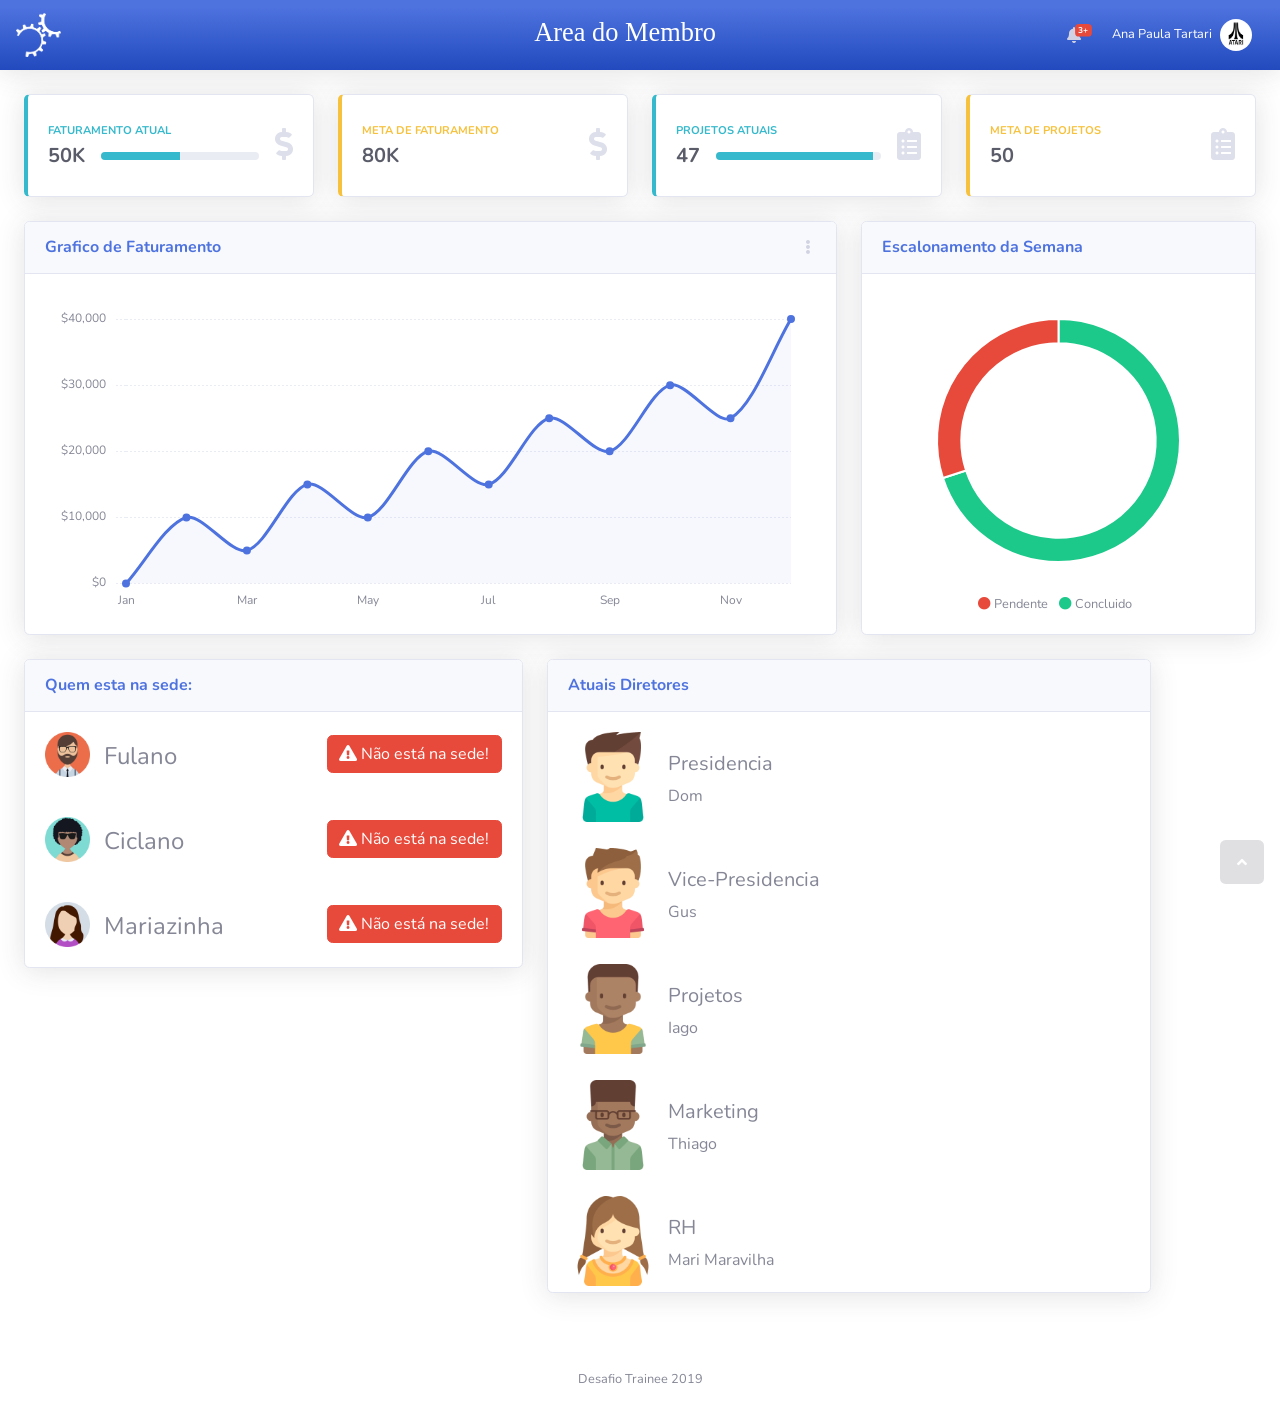
<file: startbootstrap-sb-admin-2-gh-pages/index.html>
<!DOCTYPE html>
<html lang="pt-br">

<head>

  <meta http-equiv="X-UA-Compatible" content="IE=edge">
  <meta name="viewport" content="width=device-width, initial-scale=1, shrink-to-fit=no">
  <meta name="description" content="">
  <meta name="author" content="">

  <title>Principal</title>

  <!-- Custom fonts for this template-->
  <link href="vendor/fontawesome-free/css/all.min.css" rel="stylesheet" type="text/css">
  <link href="https://fonts.googleapis.com/css?family=Nunito:200,200i,300,300i,400,400i,600,600i,700,700i,800,800i,900,900i" rel="stylesheet">

  <!-- Custom styles for this template-->
  <link href="css/sb-admin-2.min.css" rel="stylesheet">

</head>

<style type="text/css">

.container-logo{
  width: 45px;
}
.nome{
  position: relative;
  margin-left: 10px;
  font-size: 1.5em;
  top: 5px;
}
.fa-exclamation-triangle{
  position: relative;
  margin-left: -1px;
}
.btn-danger{
  float: right;
  position: relative;
  margin-top: 3px;
}
.escrita{
  position: relative;
  margin-left: 100px;
  margin-top: -70px;
}
.logomarca{
  width: 45px;
}

</style>

<body id="page-top">

    <!-- Content Wrapper -->
    <div id="content-wrapper" class="d-flex flex-column">

      <!-- Main Content -->
      <div id="content">

        <!-- Topbar -->
        <nav class="navbar navbar-expand navbar-light bg-gradient-primary topbar mb-4 static-top shadow navbar-inverse">
          <a class="container-logo container-fluid" href="index.html"><img src="img/engbranco.png" class="logomarca"></a>
<div class="container-fluid col-xl-7 col-md-5 mb-1 container-logo container-fluid">
  <font face="Verdana" align=”Justify” style="color: white; font-size: 1.65em; margin-left: 65%;"> Area do Membro </font>
</div>
          <!-- Topbar Navbar -->
          <div class="container-fluid">
          <ul class="navbar-nav ml-auto">

            <!-- Nav Item - Alerts -->
            <li class="nav-item dropdown no-arrow mx-1">
              <a class="nav-link dropdown-toggle" href="#" id="alertsDropdown" role="button" data-toggle="dropdown" aria-haspopup="true" aria-expanded="false">
                <i class="fas fa-bell fa-fw"></i>
                <!-- Counter - Alerts -->
                <span class="badge badge-danger badge-counter">3+</span>
              </a>
              <!-- Dropdown - Alerts -->
              <div class="dropdown-list dropdown-menu dropdown-menu-right shadow animated--grow-in" aria-labelledby="alertsDropdown">
                <h6 class="dropdown-header">
                  Notificação
                </h6>
                <a class="dropdown-item d-flex align-items-center" href="#">
                  <div class="mr-3">
                    <div class="icon-circle bg-primary">
                      <i class="fas fa-file-alt text-white"></i>
                    </div>
                  </div>
                  <div>
                    <div class="small text-gray-500">12 de Dezembro, 2019</div>
                    <span class="font-weight-bold">Atingimos 104% da nossa meta de projetos</span>
                  </div>
                </a>
                <a class="dropdown-item d-flex align-items-center" href="#">
                  <div class="mr-3">
                    <div class="icon-circle bg-success">
                      <i class="fas fa-donate text-white"></i>
                    </div>
                  </div>
                  <div>
                    <div class="small text-gray-500">7 de Dezenbro, 2019</div>
                    90% da meta de faturamento foi batida
                  </div>
                </a>
                <a class="dropdown-item d-flex align-items-center" href="#">
                  <div class="mr-3">
                    <div class="icon-circle bg-warning">
                      <i class="fas fa-exclamation-triangle text-white"></i>
                    </div>
                  </div>
                  <div>
                    <div class="small text-gray-500">2 de Dezembro, 2019</div>
                    Você possui 2 ardiventencias ;-;
                  </div>
                </a>
              </div>
            </li>

            <!-- Nav Item - User Information -->
            <li class="nav-item dropdown no-arrow">
              <a class="nav-link dropdown-toggle" href="#" id="userDropdown" role="button" data-toggle="dropdown" aria-haspopup="true" aria-expanded="false">
                <span class="mr-2 d-none d-lg-inline text-white small">Ana Paula Tartari</span>
                <img class="img-profile rounded-circle" src="img/atari.png" width="40px">
              </a>
              <!-- Dropdown - User Information -->
              <div class="dropdown-menu dropdown-menu-right shadow animated--grow-in" aria-labelledby="userDropdown">
                <a class="dropdown-item" href="perfil.html">
                  <i class="fas fa-user fa-sm fa-fw mr-2 text-gray-400"></i>
                  Perfil
                </a>
                <a class="dropdown-item" href="tables.html">
                  <i class="fas fa-list fa-sm fa-fw mr-2 text-gray-400"></i>
                  RH
                </a>
                <a class="dropdown-item" href="mudar.html">
                  <i class="fas fa-cogs fa-sm fa-fw mr-2 text-gray-400"></i>
                  Mudar senha
                </a>
                <div class="dropdown-divider"></div>
                <a class="dropdown-item" href="#" data-toggle="modal" data-target="#logoutModal">
                  <i class="fas fa-sign-out-alt fa-sm fa-fw mr-2 text-gray-400"></i>
                  Sair
                </a>
              </div>
            </li>

          </ul>

        </nav>
        <!-- End of Topbar -->

        <!-- Begin Page Content -->
        <div class="container-fluid">

          <!-- Content Row -->
          <div class="row">

            <!-- Earnings (Monthly) Card Example -->
            <div class="col-xl-3 col-md-6 mb-4">
              <div class="card border-left-info shadow h-100 py-2">
                <div class="card-body">
                  <div class="row no-gutters align-items-center">
                    <div class="col mr-2">
                      <div class="text-xs font-weight-bold text-info text-uppercase mb-1">Faturamento Atual</div>
                      <div class="row no-gutters align-items-center">
                        <div class="col-auto">
                          <div class="h5 mb-0 mr-3 font-weight-bold text-gray-800">50K</div>
                        </div>
                        <div class="col">
                          <div class="progress progress-sm mr-2">
                            <div class="progress-bar bg-info" role="progressbar" style="width: 50%" aria-valuenow="50" aria-valuemin="0" aria-valuemax="100"></div>
                          </div>
                        </div>
                      </div>
                    </div>
                    <div class="col-auto">
                      <i class="fas fa-dollar-sign fa-2x text-gray-300"></i>
                    </div>
                  </div>
                </div>
              </div>
            </div>

            <!-- Earnings (Monthly) Card Example -->
            <div class="col-xl-3 col-md-6 mb-4">
              <div class="card border-left-warning shadow h-100 py-2">
                <div class="card-body">
                  <div class="row no-gutters align-items-center">
                    <div class="col mr-2">
                      <div class="text-xs font-weight-bold text-warning text-uppercase mb-1">Meta de Faturamento</div>
                      <div class="h5 mb-0 font-weight-bold text-gray-800">80K</div>
                    </div>
                    <div class="col-auto">
                      <i class="fas fa-dollar-sign fa-2x text-gray-300"></i>
                    </div>
                  </div>
                </div>
              </div>
            </div>

            <!-- Earnings (Monthly) Card Example -->
            <div class="col-xl-3 col-md-6 mb-4">
              <div class="card border-left-info shadow h-100 py-2">
                <div class="card-body">
                  <div class="row no-gutters align-items-center">
                    <div class="col mr-2">
                      <div class="text-xs font-weight-bold text-info text-uppercase mb-1">Projetos Atuais</div>
                      <div class="row no-gutters align-items-center">
                        <div class="col-auto">
                          <div class="h5 mb-0 mr-3 font-weight-bold text-gray-800">47</div>
                        </div>
                        <div class="col">
                          <div class="progress progress-sm mr-2">
                            <div class="progress-bar bg-info" role="progressbar" style="width: 95%" aria-valuenow="50" aria-valuemin="0" aria-valuemax="100"></div>
                          </div>
                        </div>
                      </div>
                    </div>
                    <div class="col-auto">
                      <i class="fas fa-clipboard-list fa-2x text-gray-300"></i>
                    </div>
                  </div>
                </div>
              </div>
            </div>

            <!-- Pending Requests Card Example -->
            <div class="col-xl-3 col-md-6 mb-4">
              <div class="card border-left-warning shadow h-100 py-2">
                <div class="card-body">
                  <div class="row no-gutters align-items-center">
                    <div class="col mr-2">
                      <div class="text-xs font-weight-bold text-warning text-uppercase mb-1">Meta de Projetos</div>
                      <div class="h5 mb-0 font-weight-bold text-gray-800">50</div>
                    </div>
                    <div class="col-auto">
                      <i class="fas fa-clipboard-list fa-2x text-gray-300"></i>
                    </div>
                  </div>
                </div>
              </div>
            </div>
          </div>

          <!-- Content Row -->

          <div class="row">

            <!-- Area Chart -->
            <div class="col-xl-8 col-lg-7">
              <div class="card shadow mb-4">
                <!-- Card Header - Dropdown -->
                <div class="card-header py-3 d-flex flex-row align-items-center justify-content-between">
                  <h6 class="m-0 font-weight-bold text-primary">Grafico de Faturamento</h6>
                  <div class="dropdown no-arrow">
                    <a class="dropdown-toggle" href="#" role="button" id="dropdownMenuLink" data-toggle="dropdown" aria-haspopup="true" aria-expanded="false">
                      <i class="fas fa-ellipsis-v fa-sm fa-fw text-gray-400"></i>
                    </a>
                    <div class="dropdown-menu dropdown-menu-right shadow animated--fade-in" aria-labelledby="dropdownMenuLink">
                      <div class="dropdown-header">Período:</div>
                      <a class="dropdown-item" href="#">Anual</a>
                      <a class="dropdown-item" href="#">Trimestral</a>
                      <a class="dropdown-item" href="#">Mensal</a>
                    </div>
                  </div>
                </div>
                <!-- Card Body -->
                <div class="card-body">
                  <div class="chart-area">
                    <canvas id="myAreaChart"></canvas>
                  </div>
                </div>
              </div>
            </div>

            <!-- Pie Chart -->
            <div class="col-xl-4 col-lg-5">
              <div class="card shadow mb-4">
                <!-- Card Header - Dropdown -->
                <div class="card-header py-3   d-flex flex-row align-items-center justify-content-between">
                  <h6 class="m-0 font-weight-bold text-primary">Escalonamento da Semana</h6>
                </div>
                <!-- Card Body -->
                <div class="card-body">
                  <div class="chart-pie pt-4 pb-2">
                    <canvas id="myPieChart"></canvas>
                  </div>
                  <div class="mt-4 text-center small">
                    <span class="mr-2">
                      <i class="fas fa-circle text-danger"></i> Pendente
                    </span>
                    <span class="mr-2">
                      <i class="fas fa-circle text-success"></i> Concluido
                    </span>
                  </div>
                </div>
              </div>
            </div>
          </div>

          <!-- Content Row -->
          <div class="row">

<!-- <a class="dropdown-item" href="#" data-toggle="modal" data-target="#logoutModal">
                  <i class="fas fa-sign-out-alt fa-sm fa-fw mr-2 text-gray-400"></i>
                  Sair
                </a> -->

            <!-- Content Column -->
            <div class="col-lg-5">
              <div class="card shadow mb-4">
                <div class="card-header py-3">
                  <h6 class="m-0 font-weight-bold text-primary">Quem esta na sede:</h6>
                </div>
                <div class="card-body">
                  <img src="img/Avatar1.png" width="45px">
                    <span class="nome">Fulano</span>
                  <a data-toggle="modal" data-target="#Denuncia" href="#" class="d-none d-sm-inline-block btn btn-danger ">
                    <span class="icon text-white">
                      <i class="fas fa-exclamation-triangle"></i>
                      Não está na sede!
                    </span>
                  </a>
                  <a href="#" data-toggle="modal" data-target="#Denuncia" class="btn-mobile d-sm-none d-inline-block btn btn-danger btn-circle">
                      <i class="fas fa-exclamation-triangle"></i>
                  </a>
                </div>
                <div class="card-body">
                  <img src="img/Avatar2.png" width="45px">
                    <span class="nome">Ciclano</span>
                  <a data-toggle="modal" data-target="#Denuncia" href="#" class="d-none d-sm-inline-block btn btn-danger ">
                    <span class="icon text-white">
                      <i class="fas fa-exclamation-triangle"></i>
                      Não está na sede!
                    </span>
                  </a>
                  <a href="#" data-toggle="modal" data-target="#Denuncia" class="btn-mobile d-sm-none d-inline-block btn btn-danger btn-circle">
                      <i class="fas fa-exclamation-triangle"></i>
                  </a>
                </div>
                 <div class="card-body">
                  <img src="img/Avatar3.png" width="45px">
                    <span class="nome">Mariazinha</span>
                  <a data-toggle="modal" data-target="#Denuncia" href="#" class="d-none d-sm-inline-block btn btn-danger ">
                    <span class="icon text-white">
                      <i class="fas fa-exclamation-triangle"></i>
                      Não está na sede!
                    </span>
                  </a>
                  <a href="#" data-toggle="modal" data-target="#Denuncia" class="btn-mobile d-sm-none d-inline-block btn btn-danger btn-circle">
                      <i class="fas fa-exclamation-triangle"></i>
                  </a>
                </div>
              </div>
            </div>
              
            <div class="col-lg-6 mb-4">

              <!-- Illustrations -->
              <div class="card shadow mb-4">
                <div class="card-header py-3">
                  <h6 class="m-0 font-weight-bold text-primary">Atuais Diretores</h6>
                </div>
                <div class="card-body">
                  <div class="text-left">
                    <img class="foto img-fluid" src="img/cord1.png" width="90px">
                  </div>
                    <div class="escrita text-left">
                      <h5>Presidencia</h5><span>Dom</span>
                    </div>
                </div>
                <div class="card-body">
                  <div class="text-left">
                    <img class="foto img-fluid" src="img/cord2.png" width="90px">
                  </div>
                    <div class="escrita text-left">
                      <h5>Vice-Presidencia</h5><span>Gus</span>
                    </div>
                </div>
                <div class="card-body">
                  <div class="text-left">
                    <img class="foto img-fluid" src="img/cord3.png" width="90px">
                  </div>
                    <div class="escrita text-left">
                      <h5>Projetos</h5><span>Iago</span>
                    </div>
                </div>
               <div class="card-body">
                  <div class="text-left">
                    <img class="foto img-fluid" src="img/cord4.png" width="90px">
                  </div>
                    <div class="escrita text-left">
                      <h5>Marketing</h5><span>Thiago</span>
                    </div>
                </div>
                <div class="card-body">
                  <div class="text-left">
                    <img class="foto img-fluid" src="img/cord5.png" width="90px">
                  </div>
                    <div class="escrita text-left">
                      <h5>RH</h5><span>Mari Maravilha</span>
                    </div>
                </div>
              </div>
            </div>
          </div>
        </div>
        
        <!-- /.container-fluid -->
      </div>
      <!-- End of Main Content -->

      <!-- Footer -->
      <footer class="sticky-footer bg-white">
        <div class="container my-auto">
          <div class="copyright text-center my-auto">
            <span>Desafio Trainee 2019</span>
          </div>
        </div>
      </footer>
      <!-- End of Footer -->

    </div>
    <!-- End of Content Wrapper -->

  </div>
  <!-- End of Page Wrapper -->

  <!-- Scroll to Top Button-->
  <a class="scroll-to-top rounded" href="#page-top">
    <i class="fas fa-angle-up"></i>
  </a>

  <!-- Logout Modal-->
  <div class="modal fade" id="logoutModal" tabindex="-1" role="dialog" aria-labelledby="exampleModalLabel" aria-hidden="true">
    <div class="modal-dialog" role="document">
      <div class="modal-content">
        <div class="modal-header">
          <h5 class="modal-title" id="exampleModalLabel">Pronto para sair?</h5>
          <button class="close" type="button" data-dismiss="modal" aria-label="Close">
            <span aria-hidden="true">×</span>
          </button>
        </div>
        <div class="modal-body">Selecione sair para ficar offline</div>
        <div class="modal-footer">
          <button class="btn btn-secondary" type="button" data-dismiss="modal">Cancelar</button>
          <a class="btn btn-primary" href="http://www.cimatecjr.com.br/">Sair</a>
        </div>
      </div>
    </div>
  </div>

            <!--CONFIRMAÇAO DE DENUNCIA-->
            <div class="modal fade" id="Denuncia" tabindex="-1" role="dialog" aria-labelledby="exampleModalLabel" aria-hidden="true">
              <div class="modal-dialog" role="document">
                <div class="modal-content">
                  <div class="modal-header">
                    <h5 class="modal-title" id="exampleModalLabel">Você está prestes a denunciar alguém...</h5>
                    <button class="close" type="button" data-dismiss="modal" aria-label="Close">
                      <span aria-hidden="true">×</span>
                    </button>
                  </div>
                  <div class="modal-body">Você tem certeza que esta pessoa não está na sede?</div>
                  <div class="modal-footer">
                    <button class="btn btn-secondary" type="button" data-dismiss="modal">Cancelar</button>
                    <a class="btn btn-primary" href="#">Sim</a>
                  </div>
                </div>
              </div>
            </div>

  <!-- Bootstrap core JavaScript-->
  <script src="vendor/jquery/jquery.min.js"></script>
  <script src="vendor/bootstrap/js/bootstrap.bundle.min.js"></script>

  <!-- Core plugin JavaScript-->
  <script src="vendor/jquery-easing/jquery.easing.min.js"></script>

  <!-- Custom scripts for all pages-->
  <script src="js/sb-admin-2.min.js"></script>

  <!-- Page level plugins -->
  <script src="vendor/chart.js/Chart.min.js"></script>

  <!-- Page level custom scripts -->
  <script src="js/demo/chart-area-demo.js"></script>
  <script src="js/demo/chart-pie-demo.js"></script>

</body>

</html>
</file>
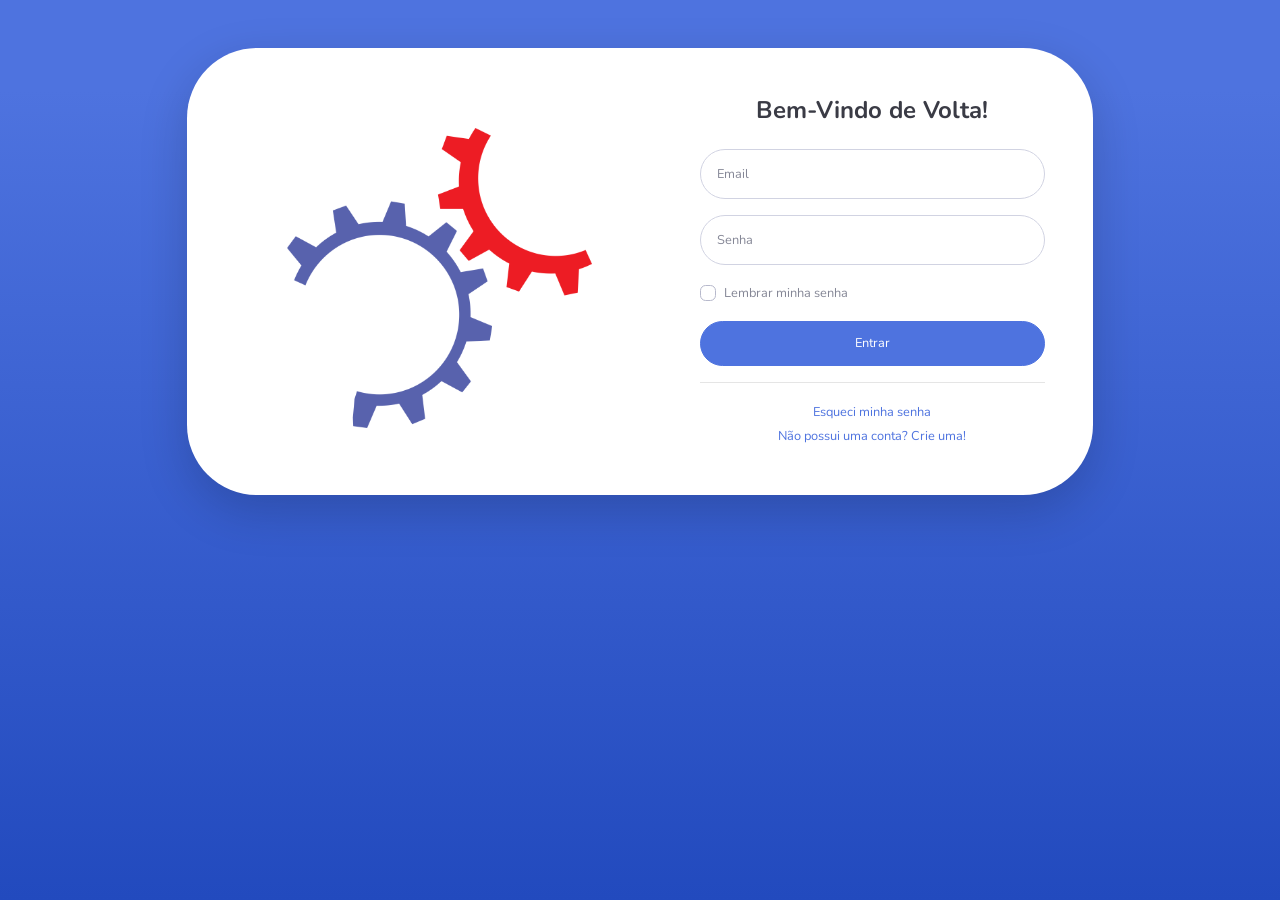
<file: startbootstrap-sb-admin-2-gh-pages/login.html>
<!DOCTYPE html>
<html lang="pt-br">

<head>

  <meta http-equiv="X-UA-Compatible" content="IE=edge">
  <meta name="viewport" content="width=device-width, initial-scale=1, shrink-to-fit=no">
  <meta name="description" content="">
  <meta name="author" content="">

  <title>Login</title>

  <!-- Custom fonts for this template-->
  <link href="vendor/fontawesome-free/css/all.min.css" rel="stylesheet" type="text/css">
  <link href="https://fonts.googleapis.com/css?family=Nunito:200,200i,300,300i,400,400i,600,600i,700,700i,800,800i,900,900i" rel="stylesheet">

  <!-- Custom styles for this template-->
  <link href="css/sb-admin-2.min.css" rel="stylesheet">

</head>

<body class="bg-gradient-primary">

  <style>
      .img-fluid{
          position: relative;
          left: 100px;
          top: 80px;
          height: 300px;
      }

      .h4 {
          font-weight: bold;
      }

      .card{
          border-radius: 70px;
      }

  </style>

  <div class="container">

    <!-- Outer Row -->
    <div class="row justify-content-center">

      <div class="col-xl-10 col-lg-12 col-md-9">

        <div class="card o-hidden border-0 shadow-lg my-5">
          <div class="card-body p-0">
            <!-- Nested Row within Card Body -->
            <div class="row">
              <div class="col-lg-6 d-none d-lg-block">
		<img src="img/logo.png" class="img-fluid" alt="Responsive image">
	      </div>
              <div class="col-lg-6">
                <div class="p-5">
                  <div class="text-center">
                    <h1 class="h4 text-gray-900 mb-4">Bem-Vindo de Volta!</h1>
                  </div>
                  <form class="user">
                    <div class="form-group">
                      <input type="email" class="form-control form-control-user" id="exampleInputEmail" aria-describedby="emailHelp" placeholder="Email">
                    </div>
                    <div class="form-group">
                      <input type="password" class="form-control form-control-user" id="exampleInputPassword" placeholder="Senha">
                    </div>
                    <div class="form-group">
                      <div class="custom-control custom-checkbox small">
                        <input type="checkbox" class="custom-control-input" id="customCheck">
                        <label class="custom-control-label" for="customCheck">Lembrar minha senha</label>
                      </div>
                    </div>
                    <a href="index.html" class="btn btn-primary btn-user btn-block">
                      Entrar
                    </a>
                    
                  </form>
                  <hr>
                  <div class="text-center">
                    <a class="small" href="forgot-password.html">Esqueci minha senha</a>
                  </div>
                  <div class="text-center">
                    <a class="small" href="register.html">Não possui uma conta? Crie uma!</a>
                  </div>
                </div>
              </div>
            </div>
          </div>
        </div>

      </div>

    </div>

  </div>

  <!-- Bootstrap core JavaScript-->
  <script src="vendor/jquery/jquery.min.js"></script>
  <script src="vendor/bootstrap/js/bootstrap.bundle.min.js"></script>

  <!-- Core plugin JavaScript-->
  <script src="vendor/jquery-easing/jquery.easing.min.js"></script>

  <!-- Custom scripts for all pages-->
  <script src="js/sb-admin-2.min.js"></script>

</body>

</html>
</file>
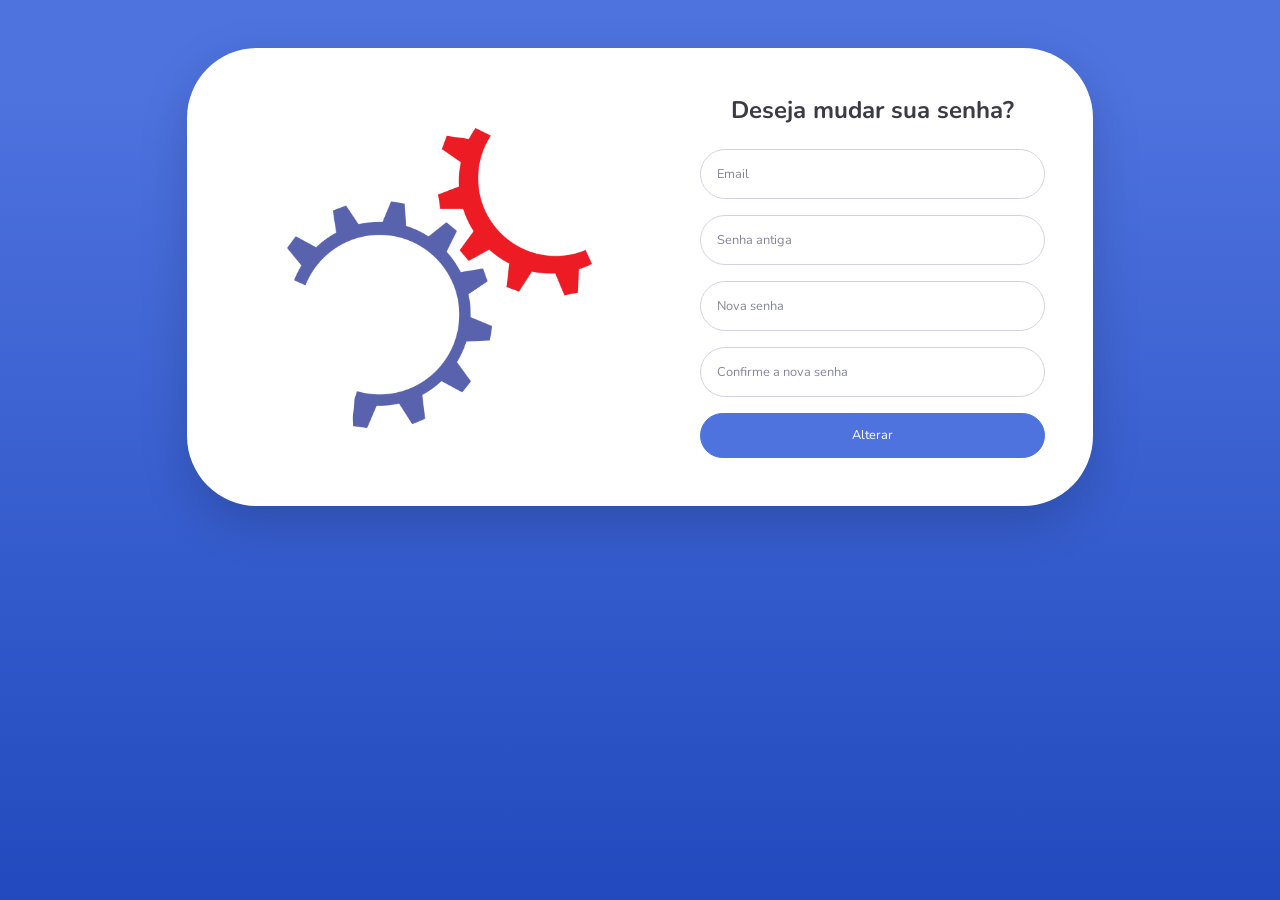
<file: startbootstrap-sb-admin-2-gh-pages/mudar.html>
<!DOCTYPE html>
<html lang="pt-br">

<head>

  <meta http-equiv="X-UA-Compatible" content="IE=edge">
  <meta name="viewport" content="width=device-width, initial-scale=1, shrink-to-fit=no">
  <meta name="description" content="">
  <meta name="author" content="">

  <title>Senha</title>

  <!-- Custom fonts for this template-->
  <link href="vendor/fontawesome-free/css/all.min.css" rel="stylesheet" type="text/css">
  <link href="https://fonts.googleapis.com/css?family=Nunito:200,200i,300,300i,400,400i,600,600i,700,700i,800,800i,900,900i" rel="stylesheet">

  <!-- Custom styles for this template-->
  <link href="css/sb-admin-2.min.css" rel="stylesheet">

</head>

<body class="bg-gradient-primary">

  <style>
      .img-fluid{
          position: relative;
          left: 100px;
          top: 80px;
          height: 300px;
      }

      .h4 {
          font-weight: bold;
      }

      .card{
          border-radius: 70px;
      }

  </style>

  <div class="container">

    <!-- Outer Row -->
    <div class="row justify-content-center">

      <div class="col-xl-10 col-lg-12 col-md-9">

        <div class="card o-hidden border-0 shadow-lg my-5">
          <div class="card-body p-0">
            <!-- Nested Row within Card Body -->
            <div class="row">
              <div class="col-lg-6 d-none d-lg-block">
		<img src="img/logo.png" class="img-fluid" alt="Responsive image">
	      </div>
              <div class="col-lg-6">
                <div class="p-5">
                  <div class="text-center">
                    <h1 class="h4 text-gray-900 mb-4">Deseja mudar sua senha?</h1>
                  </div>
                  <form class="user">
                    <div class="form-group">
                      <input type="email" class="form-control form-control-user" id="exampleInputEmail" aria-describedby="emailHelp" placeholder="Email">
                    </div>
                    <div class="form-group">
                      <input type="password" class="form-control form-control-user" id="exampleInputPassword" placeholder="Senha antiga">
                    </div>
                    <div class="form-group">
                      <input type="password" class="form-control form-control-user" id="exampleInputPassword" placeholder="Nova senha">
                    </div>
                    <div class="form-group">
                      <input type="password" class="form-control form-control-user" id="exampleInputPassword" placeholder="Confirme a nova senha">
                    </div>
                    <a href="index.html" class="btn btn-primary btn-user btn-block">
                      Alterar
                    </a>
                    
                  </form>
                </div>
              </div>
            </div>
          </div>
        </div>

      </div>

    </div>

  </div>

  <!-- Bootstrap core JavaScript-->
  <script src="vendor/jquery/jquery.min.js"></script>
  <script src="vendor/bootstrap/js/bootstrap.bundle.min.js"></script>

  <!-- Core plugin JavaScript-->
  <script src="vendor/jquery-easing/jquery.easing.min.js"></script>

  <!-- Custom scripts for all pages-->
  <script src="js/sb-admin-2.min.js"></script>

</body>

</html>
</file>
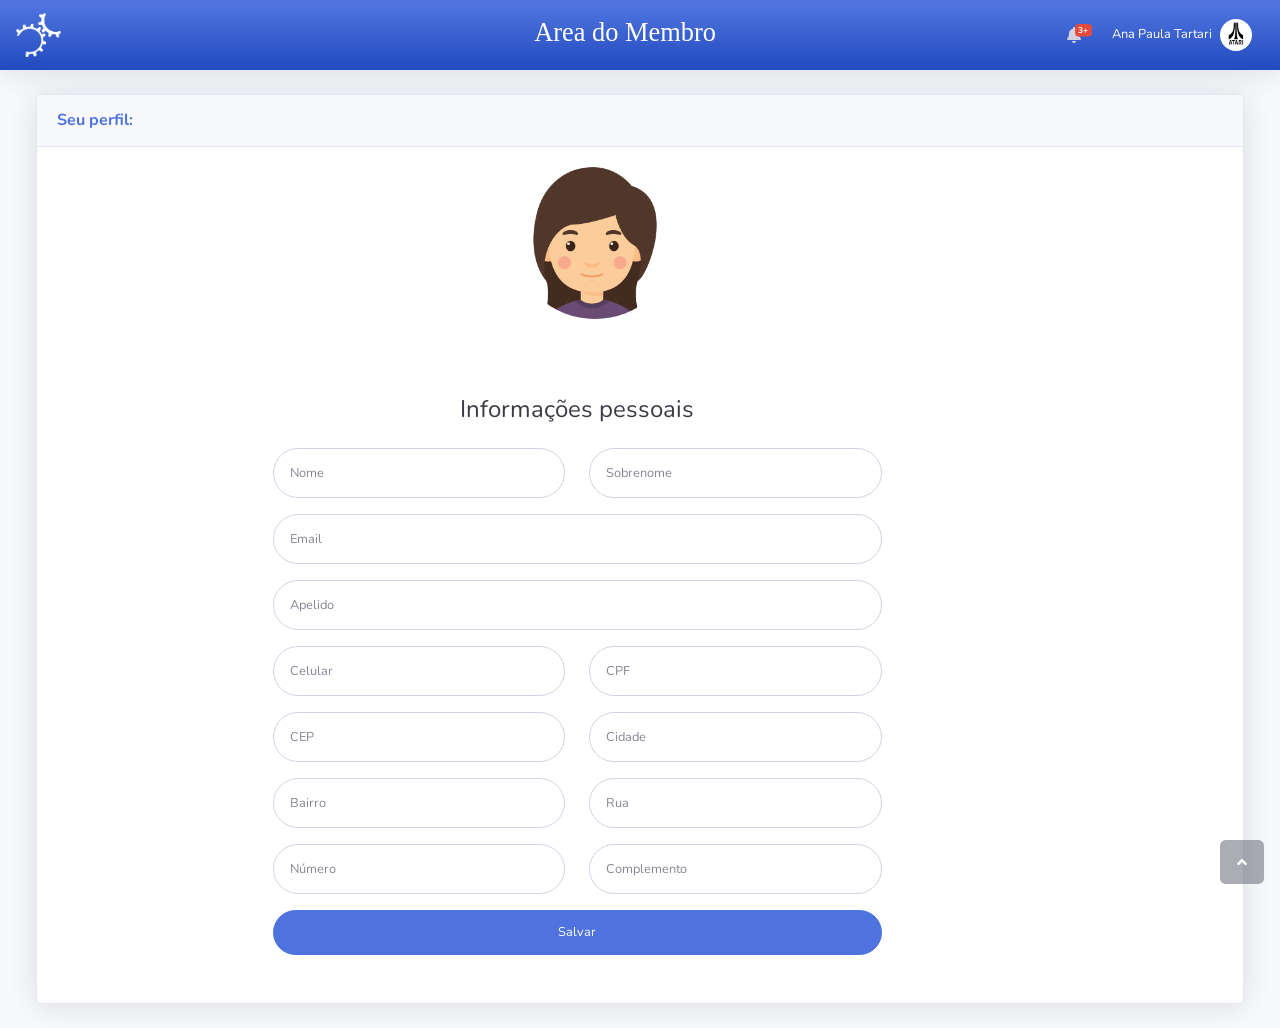
<file: startbootstrap-sb-admin-2-gh-pages/perfil.html>
<!DOCTYPE html>
<html>
<head>

	<meta http-equiv="X-UA-Compatible" content="IE=edge">
	<meta name="viewport" content="width=device-width, initial-scale=1, shrink-to-fit=no">
	<meta name="description" content="">
	<meta name="author" content="">

	<title>Perfil</title>

	<link href="vendor/fontawesome-free/css/all.min.css" rel="stylesheet" type="text/css">
	<link href="https://fonts.googleapis.com/css?family=Nunito:200,200i,300,300i,400,400i,600,600i,700,700i,800,800i,900,900i" rel="stylesheet">
	<link href="css/sb-admin-2.min.css" rel="stylesheet">
	<link rel="stylesheet" type="text/css" media="screen" href="https://maxcdn.bootstrapcdn.com/font-awesome/4.7.0/css/font-awesome.min.css" />


</head>

<style type="text/css">

.container-logo{
  width: 45px;
}
.nome{
  position: relative;
  margin-left: 10px;
  font-size: 1.5em;
  top: 5px;
}
.fa-exclamation-triangle{
  position: relative;
  margin-left: -1px;
}
.btn-danger{
  float: right;
  position: relative;
  margin-top: 3px;
}
.escrita{
  position: relative;
  margin-left: 100px;
  margin-top: -70px;
}
.logomarca{
  width: 45px;
}
.body {
    width: 100%;
    height: 100%;
    margin: 0px;
    padding: 0;
}
.box {
    display: flex;
    width: 200px;
    height: 200px;
    position: relative;
}
.avatar::after {
    opacity: 0;
    font-family: FontAwesome;
    content: "\f040";
    color: #fff;
    font-size: 2.5rem;
    position: absolute;
    display: flex;
    justify-content: center;
    align-items: center;
    top: 4px;
    left: 4px;
    width: 92px;
    height: 92px;
    z-index: 2;
    background-color: rgba(0,0,0,0.5);
    border-radius: 50%;
    cursor: pointer;
    transition: 350ms ease-in-out;
}
.avatar:hover::after {
    opacity: 1;
}

.avatar {
    box-sizing: border-box;
    border-radius: 50%;
    overflow: hidden;
    width: 100%;
}

.menu {
    position: absolute;
    opacity: 0;
    width: 100px;
    height: auto;
    background-color: #fff;
    box-shadow: 0 0 10px 0 rgba(0,0,0,0.5);
    box-sizing: border-box;
    padding: 0.5rem;
    border-radius: 0.5rem;
    top: 60%;
    left: 60%;
    z-index: -1;
    transition: 350ms ease-in-out;
}
.box input {
    display: none;
}
.box input:checked + div.menu {
    opacity: 1;
    z-index: 999;
}

</style>

<body id="Perfil page">
   <div id="wrapper">

    <!-- Content Wrapper -->
    <div id="content-wrapper" class="d-flex flex-column">


      <!-- Main Content -->
      <div id="content">

        <!-- Topbar -->
<nav class="navbar navbar-expand navbar-light bg-gradient-primary topbar mb-4 static-top shadow navbar-inverse">
          <a class="container-logo container-fluid" href="index.html"><img src="img/engbranco.png" class="logomarca"></a>
<div class="container-fluid col-xl-7 col-md-5 mb-1 container-logo container-fluid">
  <font face="Verdana" align=”Justify” style="color: white; font-size: 1.65em; margin-left: 65%;"> Area do Membro </font>
</div>
          <!-- Topbar Navbar -->
          <div class="container-fluid">
          <ul class="navbar-nav ml-auto">

            <!-- Nav Item - Alerts -->
            <li class="nav-item dropdown no-arrow mx-1">
              <a class="nav-link dropdown-toggle" href="#" id="alertsDropdown" role="button" data-toggle="dropdown" aria-haspopup="true" aria-expanded="false">
                <i class="fas fa-bell fa-fw"></i>
                <!-- Counter - Alerts -->
                <span class="badge badge-danger badge-counter">3+</span>
              </a>
              <!-- Dropdown - Alerts -->
              <div class="dropdown-list dropdown-menu dropdown-menu-right shadow animated--grow-in" aria-labelledby="alertsDropdown">
                <h6 class="dropdown-header">
                  Notificação
                </h6>
                <a class="dropdown-item d-flex align-items-center" href="#">
                  <div class="mr-3">
                    <div class="icon-circle bg-primary">
                      <i class="fas fa-file-alt text-white"></i>
                    </div>
                  </div>
                  <div>
                    <div class="small text-gray-500">12 de Dezembro, 2019</div>
                    <span class="font-weight-bold">Atingimos 104% da nossa meta de projetos</span>
                  </div>
                </a>
                <a class="dropdown-item d-flex align-items-center" href="#">
                  <div class="mr-3">
                    <div class="icon-circle bg-success">
                      <i class="fas fa-donate text-white"></i>
                    </div>
                  </div>
                  <div>
                    <div class="small text-gray-500">7 de Dezenbro, 2019</div>
                    90% da meta de faturamento foi batida
                  </div>
                </a>
                <a class="dropdown-item d-flex align-items-center" href="#">
                  <div class="mr-3">
                    <div class="icon-circle bg-warning">
                      <i class="fas fa-exclamation-triangle text-white"></i>
                    </div>
                  </div>
                  <div>
                    <div class="small text-gray-500">2 de Dezembro, 2019</div>
                    Você possui 2 ardiventencias ;-;
                  </div>
                </a>
              </div>
            </li>

            <!-- Nav Item - User Information -->
            <li class="nav-item dropdown no-arrow">
              <a class="nav-link dropdown-toggle" href="#" id="userDropdown" role="button" data-toggle="dropdown" aria-haspopup="true" aria-expanded="false">
                <span class="mr-2 d-none d-lg-inline text-white small">Ana Paula Tartari</span>
                <img class="img-profile rounded-circle" src="img/atari.png" width="40px">
              </a>
              <!-- Dropdown - User Information -->
              <div class="dropdown-menu dropdown-menu-right shadow animated--grow-in" aria-labelledby="userDropdown">
                <a class="dropdown-item" href="perfil.html">
                  <i class="fas fa-user fa-sm fa-fw mr-2 text-gray-400"></i>
                  Perfil
                </a>
                <a class="dropdown-item" href="tables.html">
                  <i class="fas fa-list fa-sm fa-fw mr-2 text-gray-400"></i>
                  RH
                </a>
                <a class="dropdown-item" href="mudar.html">
                  <i class="fas fa-cogs fa-sm fa-fw mr-2 text-gray-400"></i>
                  Mudar senha
                </a>
                <div class="dropdown-divider"></div>
                <a class="dropdown-item" href="#" data-toggle="modal" data-target="#logoutModal">
                  <i class="fas fa-sign-out-alt fa-sm fa-fw mr-2 text-gray-400"></i>
                  Sair
                </a>
              </div>
            </li>

          </ul>

        </nav>

         <div class="container-fluid">
              <div class="col-xl-12 col-lg-7">
              <div class="card shadow mb-4">
                <!-- Card Header - Dropdown -->
                <div class="card-header py-3   d-flex flex-row align-items-center justify-content-between">
                  <h6 class="m-0 font-weight-bold text-primary">Seu perfil:</h6>
                </div>
<div class="box card-body" style="position: relative;margin-left: 38%;">
    <label class="avatar" for="btn">
        <img src="img/perfil.png" width="100%">
    </label>
    <input type="checkbox" id="btn">
    <div class="menu">
        <a href="#"><i class="fa fa-upload"> <font face="Arial">Upload</font></i></a>
        <br>
        <a href="#"><i class="fa fa-edit"> <font face="Arial">Editar</font></i></a>
    </div>
</div>
                <div class="col-lg-9">
            <div class="p-5" style="margin-left: 20%">
              <div class="text-center">
                <h1 class="h4 text-gray-900 mb-4">Informações pessoais</h1>
              </div>
              <form class="user">
                <div class="form-group row">
                  <div class="col-sm-6 mb-3 mb-sm-0">
                    <input type="text" class="form-control form-control-user" id="exampleFirstName" placeholder="Nome">
                  </div>
                  <div class="col-sm-6">
                    <input type="text" class="form-control form-control-user" id="exampleLastName" placeholder="Sobrenome">
                  </div>
                </div>
                <div class="form-group">
                  <input type="email" class="form-control form-control-user" id="exampleInputEmail" placeholder="Email">
                </div>
                <div class="form-group">
                  <input type="text" class="form-control form-control-user" id="exampleInputEmail" placeholder="Apelido">
                </div>
                <div class="form-group row">
                	<div class="col-sm-6 mb-3 mb-sm-0">
                		<input type="tel" maxlength="11" class="form-control form-control-user" placeholder="Celular">
                	</div>
                	<div class="col-sm-6">
                		<input type="tel" maxlength="11" class="form-control form-control-user" placeholder="CPF">
                	</div>
                </div>
                <div class="form-group row">
                	<div class="col-sm-6 mb-3 mb-sm-0">
                		<input type="tel" maxlength="8" class="form-control form-control-user" placeholder="CEP">
                	</div>
                	<div class="col-sm-6">
                		<input type="text" class="form-control form-control-user" placeholder="Cidade">
                	</div>
                </div>
                <div class="form-group row">
                	<div class="col-sm-6 mb-3 mb-sm-0">
                		<input type="text" class="form-control form-control-user" placeholder="Bairro">
                	</div>
                	<div class="col-sm-6">
                		<input type="text" class="form-control form-control-user" placeholder="Rua">
                	</div>
                </div>
                <div class="form-group row">
                	<div class="col-sm-6 mb-3 mb-sm-0">
                		<input type="tel" class="form-control form-control-user" placeholder="Número">
                	</div>
                	<div class="col-sm-6">
                		<input type="text" class="form-control form-control-user" placeholder="Complemento">
                	</div>
                </div>

                <a href="index.html" class="btn btn-primary btn-user btn-block">
                  Salvar
                </a>
              </form>
            </div>
          </div>
                </div>
            </div>
          </div>
          </div>
          </div>

</div>
<a class="scroll-to-top rounded" href="#page-top">
    <i class="fas fa-angle-up"></i>
  </a>

  <!-- Logout Modal-->
  <div class="modal fade" id="logoutModal" tabindex="-1" role="dialog" aria-labelledby="exampleModalLabel" aria-hidden="true">
    <div class="modal-dialog" role="document">
      <div class="modal-content">
        <div class="modal-header">
          <h5 class="modal-title" id="exampleModalLabel">Pronto para sair?</h5>
          <button class="close" type="button" data-dismiss="modal" aria-label="Close">
            <span aria-hidden="true">×</span>
          </button>
        </div>
        <div class="modal-body">Selecione sair para ficar offline</div>
        <div class="modal-footer">
          <button class="btn btn-secondary" type="button" data-dismiss="modal">Cancelar</button>
          <a class="btn btn-primary" href="http://www.cimatecjr.com.br/">Sair</a>
        </div>
      </div>
    </div>
  </div>

  <!-- Bootstrap core JavaScript-->
  <script src="vendor/jquery/jquery.min.js"></script>
  <script src="vendor/bootstrap/js/bootstrap.bundle.min.js"></script>

  <!-- Core plugin JavaScript-->
  <script src="vendor/jquery-easing/jquery.easing.min.js"></script>

  <!-- Custom scripts for all pages-->
  <script src="js/sb-admin-2.min.js"></script>

  <!-- Page level plugins -->
  <script src="vendor/datatables/jquery.dataTables.min.js"></script>
  <script src="vendor/datatables/dataTables.bootstrap4.min.js"></script>

  <!-- Page level custom scripts -->
  <script src="js/demo/datatables-demo.js"></script>
</body>
</html>
</file>
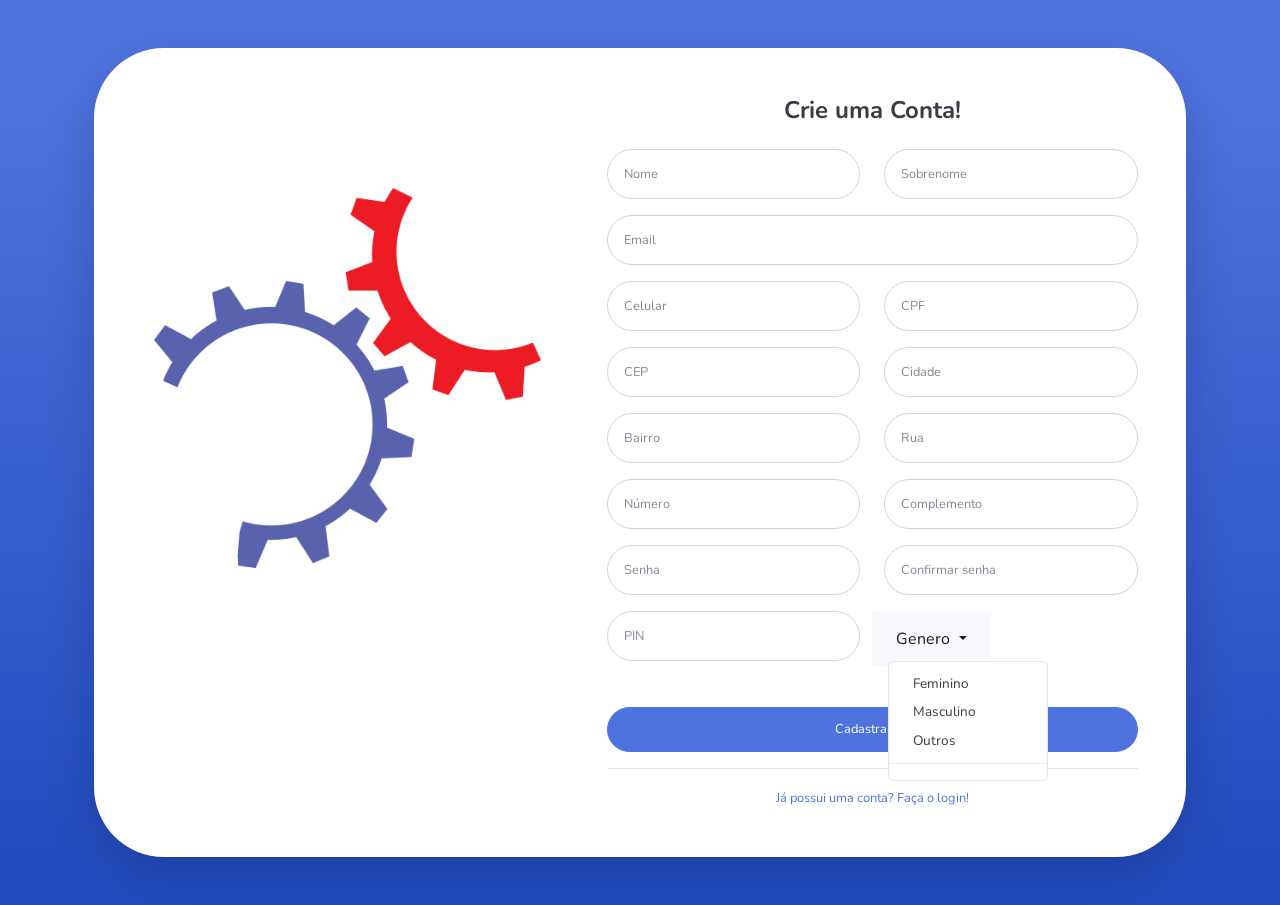
<file: startbootstrap-sb-admin-2-gh-pages/register.html>
<!DOCTYPE html>
<html lang="pt-br">

<head>

  <meta http-equiv="X-UA-Compatible" content="IE=edge">
  <meta name="viewport" content="width=device-width, initial-scale=1, shrink-to-fit=no">
  <meta name="description" content="">
  <meta name="author" content="">

  <title>Cadastro</title>

  <!-- Custom fonts for this template-->
  <link href="vendor/fontawesome-free/css/all.min.css" rel="stylesheet" type="text/css">
  <link href="https://fonts.googleapis.com/css?family=Nunito:200,200i,300,300i,400,400i,600,600i,700,700i,800,800i,900,900i" rel="stylesheet">

  <!-- Custom styles for this template-->
  <link href="css/sb-admin-2.min.css" rel="stylesheet">
 
</head>

<body class="bg-gradient-primary">

  <style>
      .img-fluid{
          position: relative;
          left: 60px;
          top: 140px;
          max-height: 380px;
      }

      .h4 {
          font-weight: bold;
      }

      .card{
          border-radius: 70px;
      }

      #examplePhone{

      }
  </style>

  <div class="container">
    <div class="card o-hidden border-0 shadow-lg my-5">
      <div class="card-body p-0">
        <!-- Nested Row within Card Body -->
        <div class="row">
          <div class="col-lg-5 d-none d-lg-block">
            <img src="img/logo.png" class="img-fluid" alt="Responsive image">
          </div>
          <div class="col-lg-7">
            <div class="p-5">
              <div class="text-center">
                <h1 class="h4 text-gray-900 mb-4">Crie uma Conta!</h1>
              </div>
              <form class="user">
                <div class="form-group row">
                  <div class="col-sm-6 mb-3 mb-sm-0">
                    <input type="text" class="form-control form-control-user" id="exampleFirstName" placeholder="Nome">
                  </div>
                  <div class="col-sm-6">
                    <input type="text" class="form-control form-control-user" id="exampleLastName" placeholder="Sobrenome">
                  </div>
                </div>
                <div class="form-group">
                  <input type="email" class="form-control form-control-user" id="exampleInputEmail" placeholder="Email">
                </div>
                <div class="form-group row">
                	<div class="col-sm-6 mb-3 mb-sm-0">
                		<input type="tel" maxlength="11" class="form-control form-control-user"  placeholder="Celular">
                	</div>
                	<div class="col-sm-6">
                		<input type="tel" maxlength="11" class="form-control form-control-user" placeholder="CPF">
                	</div>
                </div>
                <div class="form-group row">
                	<div class="col-sm-6 mb-3 mb-sm-0">
                		<input type="tel" maxlength="8" class="form-control form-control-user"  placeholder="CEP">
                	</div>
                	<div class="col-sm-6">
                		<input type="text" class="form-control form-control-user" placeholder="Cidade">
                	</div>
                </div>
                <div class="form-group row">
                	<div class="col-sm-6 mb-3 mb-sm-0">
                		<input type="text" class="form-control form-control-user"  placeholder="Bairro">
                	</div>
                	<div class="col-sm-6">
                		<input type="text" class="form-control form-control-user" placeholder="Rua">
                	</div>
                </div>
                <div class="form-group row">
                	<div class="col-sm-6 mb-3 mb-sm-0">
                		<input type="tel" class="form-control form-control-user"  placeholder="Número">
                	</div>
                	<div class="col-sm-6">
                		<input type="text" class="form-control form-control-user" placeholder="Complemento">
                	</div>
                </div>
                <div class="form-group row">
                  <div class="col-sm-6 mb-3 mb-sm-0">
                    <input type="password" class="form-control form-control-user" id="exampleInputPassword" placeholder="Senha">
                  </div>
                  <div class="col-sm-6">
                    <input type="password" class="form-control form-control-user" id="exampleRepeatPassword" placeholder="Confirmar senha">
                  </div>
                </div>
                <div class="form-group row">
                  <div class="col-sm-6 mb-3 mb-sm-0">
                    <input type="text" class="form-control form-control-user" id="exampleFirstName" placeholder="PIN">
                  </div>
                  <nav class="navbar navbar-expand navbar-light bg-light mb-4">

                    <ul class="navbar-nav ml-auto">
                      <li class="nav-item dropdown show">
                        <a class="nav-link dropdown-toggle" href="#" id="navbarDropdown" role="button" data-toggle="dropdown" aria-haspopup="true" aria-expanded="true">
                          Genero
                        </a>
                        <div class="dropdown-menu dropdown-menu-left animated--grow-in show" aria-labelledby="navbarDropdown">
                          <a class="dropdown-item" href="#">Feminino</a>
                          <a class="dropdown-item" href="#">Masculino</a>
                          <a class="dropdown-item" href="#">Outros</a>
                          <div class="dropdown-divider"></div>
                        </div>
                      </li>
                    </ul>
                  </nav>
                </div>
                <a href="login.html" class="btn btn-primary btn-user btn-block">
                  Cadastrar-se
                </a>
              </form>
              <hr>
              
              <div class="text-center">
                <a class="small" href="login.html">Já possui uma conta? Faça o login!</a>
              </div>
            </div>
          </div>
        </div>
      </div>
    </div>

  </div>

  <!-- Bootstrap core JavaScript-->
  <script src="vendor/jquery/jquery.min.js"></script>
  <script src="vendor/bootstrap/js/bootstrap.bundle.min.js"></script>

  <!-- Core plugin JavaScript-->
  <script src="vendor/jquery-easing/jquery.easing.min.js"></script>

  <!-- Custom scripts for all pages-->
  <script src="js/sb-admin-2.min.js"></script>

</body>

</html>
</file>
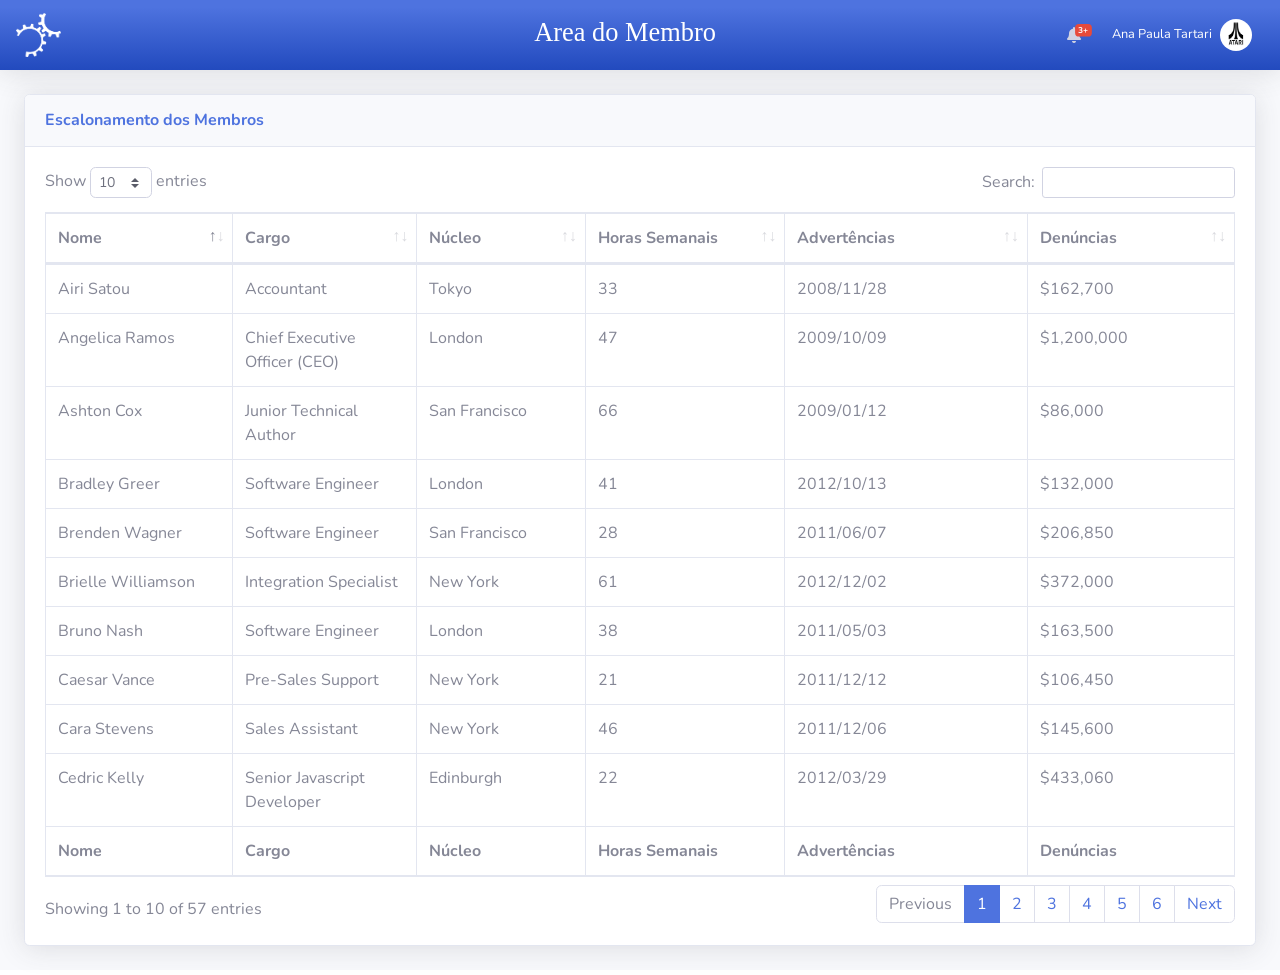
<file: startbootstrap-sb-admin-2-gh-pages/tables.html>
<!DOCTYPE html>
<html lang="pt-br">

<head>

  <meta http-equiv="X-UA-Compatible" content="IE=edge">
  <meta name="viewport" content="width=device-width, initial-scale=1, shrink-to-fit=no">
  <meta name="description" content="">
  <meta name="author" content="">

  <title>RH</title>

  <!-- Custom fonts for this template -->
  <link href="vendor/fontawesome-free/css/all.min.css" rel="stylesheet" type="text/css">
  <link href="https://fonts.googleapis.com/css?family=Nunito:200,200i,300,300i,400,400i,600,600i,700,700i,800,800i,900,900i" rel="stylesheet">

  <!-- Custom styles for this template -->
  <link href="css/sb-admin-2.min.css" rel="stylesheet">

  <!-- Custom styles for this page -->
  <link href="vendor/datatables/dataTables.bootstrap4.min.css" rel="stylesheet">

</head>

<body id="page-top">

<style type="text/css">
.container-logo{
  width: 45px;
}
.logomarca{
  width: 45px;
}

</style>

  <!-- Page Wrapper -->
  <div id="wrapper">

    <!-- Content Wrapper -->
    <div id="content-wrapper" class="d-flex flex-column">

      <!-- Main Content -->
      <div id="content">

        
        <!-- Topbar -->
        <nav class="navbar navbar-expand navbar-light bg-gradient-primary topbar mb-4 static-top shadow navbar-inverse">
          <a class="container-logo container-fluid" href="index.html"><img src="img/engbranco.png" class="logomarca"></a>
<div class="container-fluid col-xl-7 col-md-5 mb-1 container-logo container-fluid">
  <font face="Verdana" align=”Justify” style="color: white; font-size: 1.65em; margin-left: 65%;"> Area do Membro </font>
</div>
          <!-- Topbar Navbar -->
          <div class="container-fluid">
          <ul class="navbar-nav ml-auto">

            <!-- Nav Item - Alerts -->
            <li class="nav-item dropdown no-arrow mx-1">
              <a class="nav-link dropdown-toggle" href="#" id="alertsDropdown" role="button" data-toggle="dropdown" aria-haspopup="true" aria-expanded="false">
                <i class="fas fa-bell fa-fw"></i>
                <!-- Counter - Alerts -->
                <span class="badge badge-danger badge-counter">3+</span>
              </a>
              <!-- Dropdown - Alerts -->
              <div class="dropdown-list dropdown-menu dropdown-menu-right shadow animated--grow-in" aria-labelledby="alertsDropdown">
                <h6 class="dropdown-header">
                  Notificação
                </h6>
                <a class="dropdown-item d-flex align-items-center" href="#">
                  <div class="mr-3">
                    <div class="icon-circle bg-primary">
                      <i class="fas fa-file-alt text-white"></i>
                    </div>
                  </div>
                  <div>
                    <div class="small text-gray-500">12 de Dezembro, 2019</div>
                    <span class="font-weight-bold">Atingimos 104% da nossa meta de projetos</span>
                  </div>
                </a>
                <a class="dropdown-item d-flex align-items-center" href="#">
                  <div class="mr-3">
                    <div class="icon-circle bg-success">
                      <i class="fas fa-donate text-white"></i>
                    </div>
                  </div>
                  <div>
                    <div class="small text-gray-500">7 de Dezenbro, 2019</div>
                    90% da meta de faturamento foi batida
                  </div>
                </a>
                <a class="dropdown-item d-flex align-items-center" href="#">
                  <div class="mr-3">
                    <div class="icon-circle bg-warning">
                      <i class="fas fa-exclamation-triangle text-white"></i>
                    </div>
                  </div>
                  <div>
                    <div class="small text-gray-500">2 de Dezembro, 2019</div>
                    Você possui 2 ardiventencias ;-;
                  </div>
                </a>
              </div>
            </li>

            <!-- Nav Item - User Information -->
            <li class="nav-item dropdown no-arrow">
              <a class="nav-link dropdown-toggle" href="#" id="userDropdown" role="button" data-toggle="dropdown" aria-haspopup="true" aria-expanded="false">
                <span class="mr-2 d-none d-lg-inline text-white small">Ana Paula Tartari</span>
                <img class="img-profile rounded-circle" src="img/atari.png" width="40px">
              </a>
              <!-- Dropdown - User Information -->
              <div class="dropdown-menu dropdown-menu-right shadow animated--grow-in" aria-labelledby="userDropdown">
                <a class="dropdown-item" href="perfil.html">
                  <i class="fas fa-user fa-sm fa-fw mr-2 text-gray-400"></i>
                  Perfil
                </a>
                <a class="dropdown-item" href="tables.html">
                  <i class="fas fa-list fa-sm fa-fw mr-2 text-gray-400"></i>
                  RH
                </a>
                <a class="dropdown-item" href="mudar.html">
                  <i class="fas fa-cogs fa-sm fa-fw mr-2 text-gray-400"></i>
                  Mudar senha
                </a>
                <div class="dropdown-divider"></div>
                <a class="dropdown-item" href="#" data-toggle="modal" data-target="#logoutModal">
                  <i class="fas fa-sign-out-alt fa-sm fa-fw mr-2 text-gray-400"></i>
                  Sair
                </a>
              </div>
            </li>

          </ul>

        </nav>
        <!-- End of Topbar -->

        <!-- Begin Page Content -->
        <div class="container-fluid">

          <!-- DataTales Example -->
          <div class="card shadow mb-4">
            <div class="card-header py-3">
              <h6 class="m-0 font-weight-bold text-primary">Escalonamento dos Membros</h6>

            </div>
            <div class="card-body">
              <div class="table-responsive">
                <table class="table table-bordered" id="dataTable" width="100%" cellspacing="0">
                  <thead>
                    <tr>
                      <th>Nome</th>
                      <th>Cargo</th>
                      <th>Núcleo</th>
                      <th>Horas Semanais</th>
                      <th>Advertências</th>
                      <th>Denúncias</th>
                    </tr>
                  </thead>
                  <tfoot>
                    <tr>
                      <th>Nome</th>
                      <th>Cargo</th>
                      <th>Núcleo</th>
                      <th>Horas Semanais</th>
                      <th>Advertências</th>
                      <th>Denúncias</th>
                    </tr>
                  </tfoot>
                  <tbody>
                    <tr>
                      <td>Tiger Nixon</td>
                      <td>System Architect</td>
                      <td>Edinburgh</td>
                      <td>61</td>
                      <td>2011/04/25</td>
                      <td>$320,800</td>
                    </tr>
                    <tr>
                      <td>Garrett Winters</td>
                      <td>Accountant</td>
                      <td>Tokyo</td>
                      <td>63</td>
                      <td>2011/07/25</td>
                      <td>$170,750</td>
                    </tr>
                    <tr>
                      <td>Ashton Cox</td>
                      <td>Junior Technical Author</td>
                      <td>San Francisco</td>
                      <td>66</td>
                      <td>2009/01/12</td>
                      <td>$86,000</td>
                    </tr>
                    <tr>
                      <td>Cedric Kelly</td>
                      <td>Senior Javascript Developer</td>
                      <td>Edinburgh</td>
                      <td>22</td>
                      <td>2012/03/29</td>
                      <td>$433,060</td>
                    </tr>
                    <tr>
                      <td>Airi Satou</td>
                      <td>Accountant</td>
                      <td>Tokyo</td>
                      <td>33</td>
                      <td>2008/11/28</td>
                      <td>$162,700</td>
                    </tr>
                    <tr>
                      <td>Brielle Williamson</td>
                      <td>Integration Specialist</td>
                      <td>New York</td>
                      <td>61</td>
                      <td>2012/12/02</td>
                      <td>$372,000</td>
                    </tr>
                    <tr>
                      <td>Herrod Chandler</td>
                      <td>Sales Assistant</td>
                      <td>San Francisco</td>
                      <td>59</td>
                      <td>2012/08/06</td>
                      <td>$137,500</td>
                    </tr>
                    <tr>
                      <td>Rhona Davidson</td>
                      <td>Integration Specialist</td>
                      <td>Tokyo</td>
                      <td>55</td>
                      <td>2010/10/14</td>
                      <td>$327,900</td>
                    </tr>
                    <tr>
                      <td>Colleen Hurst</td>
                      <td>Javascript Developer</td>
                      <td>San Francisco</td>
                      <td>39</td>
                      <td>2009/09/15</td>
                      <td>$205,500</td>
                    </tr>
                    <tr>
                      <td>Sonya Frost</td>
                      <td>Software Engineer</td>
                      <td>Edinburgh</td>
                      <td>23</td>
                      <td>2008/12/13</td>
                      <td>$103,600</td>
                    </tr>
                    <tr>
                      <td>Jena Gaines</td>
                      <td>Office Manager</td>
                      <td>London</td>
                      <td>30</td>
                      <td>2008/12/19</td>
                      <td>$90,560</td>
                    </tr>
                    <tr>
                      <td>Quinn Flynn</td>
                      <td>Support Lead</td>
                      <td>Edinburgh</td>
                      <td>22</td>
                      <td>2013/03/03</td>
                      <td>$342,000</td>
                    </tr>
                    <tr>
                      <td>Charde Marshall</td>
                      <td>Regional Director</td>
                      <td>San Francisco</td>
                      <td>36</td>
                      <td>2008/10/16</td>
                      <td>$470,600</td>
                    </tr>
                    <tr>
                      <td>Haley Kennedy</td>
                      <td>Senior Marketing Designer</td>
                      <td>London</td>
                      <td>43</td>
                      <td>2012/12/18</td>
                      <td>$313,500</td>
                    </tr>
                    <tr>
                      <td>Tatyana Fitzpatrick</td>
                      <td>Regional Director</td>
                      <td>London</td>
                      <td>19</td>
                      <td>2010/03/17</td>
                      <td>$385,750</td>
                    </tr>
                    <tr>
                      <td>Michael Silva</td>
                      <td>Marketing Designer</td>
                      <td>London</td>
                      <td>66</td>
                      <td>2012/11/27</td>
                      <td>$198,500</td>
                    </tr>
                    <tr>
                      <td>Paul Byrd</td>
                      <td>Chief Financial Officer (CFO)</td>
                      <td>New York</td>
                      <td>64</td>
                      <td>2010/06/09</td>
                      <td>$725,000</td>
                    </tr>
                    <tr>
                      <td>Gloria Little</td>
                      <td>Systems Administrator</td>
                      <td>New York</td>
                      <td>59</td>
                      <td>2009/04/10</td>
                      <td>$237,500</td>
                    </tr>
                    <tr>
                      <td>Bradley Greer</td>
                      <td>Software Engineer</td>
                      <td>London</td>
                      <td>41</td>
                      <td>2012/10/13</td>
                      <td>$132,000</td>
                    </tr>
                    <tr>
                      <td>Dai Rios</td>
                      <td>Personnel Lead</td>
                      <td>Edinburgh</td>
                      <td>35</td>
                      <td>2012/09/26</td>
                      <td>$217,500</td>
                    </tr>
                    <tr>
                      <td>Jenette Caldwell</td>
                      <td>Development Lead</td>
                      <td>New York</td>
                      <td>30</td>
                      <td>2011/09/03</td>
                      <td>$345,000</td>
                    </tr>
                    <tr>
                      <td>Yuri Berry</td>
                      <td>Chief Marketing Officer (CMO)</td>
                      <td>New York</td>
                      <td>40</td>
                      <td>2009/06/25</td>
                      <td>$675,000</td>
                    </tr>
                    <tr>
                      <td>Caesar Vance</td>
                      <td>Pre-Sales Support</td>
                      <td>New York</td>
                      <td>21</td>
                      <td>2011/12/12</td>
                      <td>$106,450</td>
                    </tr>
                    <tr>
                      <td>Doris Wilder</td>
                      <td>Sales Assistant</td>
                      <td>Sidney</td>
                      <td>23</td>
                      <td>2010/09/20</td>
                      <td>$85,600</td>
                    </tr>
                    <tr>
                      <td>Angelica Ramos</td>
                      <td>Chief Executive Officer (CEO)</td>
                      <td>London</td>
                      <td>47</td>
                      <td>2009/10/09</td>
                      <td>$1,200,000</td>
                    </tr>
                    <tr>
                      <td>Gavin Joyce</td>
                      <td>Developer</td>
                      <td>Edinburgh</td>
                      <td>42</td>
                      <td>2010/12/22</td>
                      <td>$92,575</td>
                    </tr>
                    <tr>
                      <td>Jennifer Chang</td>
                      <td>Regional Director</td>
                      <td>Singapore</td>
                      <td>28</td>
                      <td>2010/11/14</td>
                      <td>$357,650</td>
                    </tr>
                    <tr>
                      <td>Brenden Wagner</td>
                      <td>Software Engineer</td>
                      <td>San Francisco</td>
                      <td>28</td>
                      <td>2011/06/07</td>
                      <td>$206,850</td>
                    </tr>
                    <tr>
                      <td>Fiona Green</td>
                      <td>Chief Operating Officer (COO)</td>
                      <td>San Francisco</td>
                      <td>48</td>
                      <td>2010/03/11</td>
                      <td>$850,000</td>
                    </tr>
                    <tr>
                      <td>Shou Itou</td>
                      <td>Regional Marketing</td>
                      <td>Tokyo</td>
                      <td>20</td>
                      <td>2011/08/14</td>
                      <td>$163,000</td>
                    </tr>
                    <tr>
                      <td>Michelle House</td>
                      <td>Integration Specialist</td>
                      <td>Sidney</td>
                      <td>37</td>
                      <td>2011/06/02</td>
                      <td>$95,400</td>
                    </tr>
                    <tr>
                      <td>Suki Burks</td>
                      <td>Developer</td>
                      <td>London</td>
                      <td>53</td>
                      <td>2009/10/22</td>
                      <td>$114,500</td>
                    </tr>
                    <tr>
                      <td>Prescott Bartlett</td>
                      <td>Technical Author</td>
                      <td>London</td>
                      <td>27</td>
                      <td>2011/05/07</td>
                      <td>$145,000</td>
                    </tr>
                    <tr>
                      <td>Gavin Cortez</td>
                      <td>Team Leader</td>
                      <td>San Francisco</td>
                      <td>22</td>
                      <td>2008/10/26</td>
                      <td>$235,500</td>
                    </tr>
                    <tr>
                      <td>Martena Mccray</td>
                      <td>Post-Sales support</td>
                      <td>Edinburgh</td>
                      <td>46</td>
                      <td>2011/03/09</td>
                      <td>$324,050</td>
                    </tr>
                    <tr>
                      <td>Unity Butler</td>
                      <td>Marketing Designer</td>
                      <td>San Francisco</td>
                      <td>47</td>
                      <td>2009/12/09</td>
                      <td>$85,675</td>
                    </tr>
                    <tr>
                      <td>Howard Hatfield</td>
                      <td>Office Manager</td>
                      <td>San Francisco</td>
                      <td>51</td>
                      <td>2008/12/16</td>
                      <td>$164,500</td>
                    </tr>
                    <tr>
                      <td>Hope Fuentes</td>
                      <td>Secretary</td>
                      <td>San Francisco</td>
                      <td>41</td>
                      <td>2010/02/12</td>
                      <td>$109,850</td>
                    </tr>
                    <tr>
                      <td>Vivian Harrell</td>
                      <td>Financial Controller</td>
                      <td>San Francisco</td>
                      <td>62</td>
                      <td>2009/02/14</td>
                      <td>$452,500</td>
                    </tr>
                    <tr>
                      <td>Timothy Mooney</td>
                      <td>Office Manager</td>
                      <td>London</td>
                      <td>37</td>
                      <td>2008/12/11</td>
                      <td>$136,200</td>
                    </tr>
                    <tr>
                      <td>Jackson Bradshaw</td>
                      <td>Director</td>
                      <td>New York</td>
                      <td>65</td>
                      <td>2008/09/26</td>
                      <td>$645,750</td>
                    </tr>
                    <tr>
                      <td>Olivia Liang</td>
                      <td>Support Engineer</td>
                      <td>Singapore</td>
                      <td>64</td>
                      <td>2011/02/03</td>
                      <td>$234,500</td>
                    </tr>
                    <tr>
                      <td>Bruno Nash</td>
                      <td>Software Engineer</td>
                      <td>London</td>
                      <td>38</td>
                      <td>2011/05/03</td>
                      <td>$163,500</td>
                    </tr>
                    <tr>
                      <td>Sakura Yamamoto</td>
                      <td>Support Engineer</td>
                      <td>Tokyo</td>
                      <td>37</td>
                      <td>2009/08/19</td>
                      <td>$139,575</td>
                    </tr>
                    <tr>
                      <td>Thor Walton</td>
                      <td>Developer</td>
                      <td>New York</td>
                      <td>61</td>
                      <td>2013/08/11</td>
                      <td>$98,540</td>
                    </tr>
                    <tr>
                      <td>Finn Camacho</td>
                      <td>Support Engineer</td>
                      <td>San Francisco</td>
                      <td>47</td>
                      <td>2009/07/07</td>
                      <td>$87,500</td>
                    </tr>
                    <tr>
                      <td>Serge Baldwin</td>
                      <td>Data Coordinator</td>
                      <td>Singapore</td>
                      <td>64</td>
                      <td>2012/04/09</td>
                      <td>$138,575</td>
                    </tr>
                    <tr>
                      <td>Zenaida Frank</td>
                      <td>Software Engineer</td>
                      <td>New York</td>
                      <td>63</td>
                      <td>2010/01/04</td>
                      <td>$125,250</td>
                    </tr>
                    <tr>
                      <td>Zorita Serrano</td>
                      <td>Software Engineer</td>
                      <td>San Francisco</td>
                      <td>56</td>
                      <td>2012/06/01</td>
                      <td>$115,000</td>
                    </tr>
                    <tr>
                      <td>Jennifer Acosta</td>
                      <td>Junior Javascript Developer</td>
                      <td>Edinburgh</td>
                      <td>43</td>
                      <td>2013/02/01</td>
                      <td>$75,650</td>
                    </tr>
                    <tr>
                      <td>Cara Stevens</td>
                      <td>Sales Assistant</td>
                      <td>New York</td>
                      <td>46</td>
                      <td>2011/12/06</td>
                      <td>$145,600</td>
                    </tr>
                    <tr>
                      <td>Hermione Butler</td>
                      <td>Regional Director</td>
                      <td>London</td>
                      <td>47</td>
                      <td>2011/03/21</td>
                      <td>$356,250</td>
                    </tr>
                    <tr>
                      <td>Lael Greer</td>
                      <td>Systems Administrator</td>
                      <td>London</td>
                      <td>21</td>
                      <td>2009/02/27</td>
                      <td>$103,500</td>
                    </tr>
                    <tr>
                      <td>Jonas Alexander</td>
                      <td>Developer</td>
                      <td>San Francisco</td>
                      <td>30</td>
                      <td>2010/07/14</td>
                      <td>$86,500</td>
                    </tr>
                    <tr>
                      <td>Shad Decker</td>
                      <td>Regional Director</td>
                      <td>Edinburgh</td>
                      <td>51</td>
                      <td>2008/11/13</td>
                      <td>$183,000</td>
                    </tr>
                    <tr>
                      <td>Michael Bruce</td>
                      <td>Javascript Developer</td>
                      <td>Singapore</td>
                      <td>29</td>
                      <td>2011/06/27</td>
                      <td>$183,000</td>
                    </tr>
                    <tr>
                      <td>Donna Snider</td>
                      <td>Customer Support</td>
                      <td>New York</td>
                      <td>27</td>
                      <td>2011/01/25</td>
                      <td>$112,000</td>
                    </tr>
                  </tbody>
                </table>
              </div>
            </div>
          </div>

        </div>
        <!-- /.container-fluid -->

      </div>
      <!-- End of Main Content -->

      <!-- Footer -->
      <footer class="sticky-footer bg-white">
        <div class="container my-auto">
          <div class="copyright text-center my-auto">
            <span>Desafio Trainee 2019</span>
          </div>
        </div>
      </footer>
      <!-- End of Footer -->

    </div>
    <!-- End of Content Wrapper -->

  </div>
  <!-- End of Page Wrapper -->

  <!-- Scroll to Top Button-->
  <a class="scroll-to-top rounded" href="#page-top">
    <i class="fas fa-angle-up"></i>
  </a>

  <!-- Logout Modal-->
  <div class="modal fade" id="logoutModal" tabindex="-1" role="dialog" aria-labelledby="exampleModalLabel" aria-hidden="true">
    <div class="modal-dialog" role="document">
      <div class="modal-content">
        <div class="modal-header">
          <h5 class="modal-title" id="exampleModalLabel">Pronto para sair?</h5>
          <button class="close" type="button" data-dismiss="modal" aria-label="Close">
            <span aria-hidden="true">×</span>
          </button>
        </div>
        <div class="modal-body">Selecione sair para ficar offline</div>
        <div class="modal-footer">
          <button class="btn btn-secondary" type="button" data-dismiss="modal">Cancelar</button>
          <a class="btn btn-primary" href="http://www.cimatecjr.com.br/">Sair</a>
        </div>
      </div>
    </div>
  </div>

  <!-- Bootstrap core JavaScript-->
  <script src="vendor/jquery/jquery.min.js"></script>
  <script src="vendor/bootstrap/js/bootstrap.bundle.min.js"></script>

  <!-- Core plugin JavaScript-->
  <script src="vendor/jquery-easing/jquery.easing.min.js"></script>

  <!-- Custom scripts for all pages-->
  <script src="js/sb-admin-2.min.js"></script>

  <!-- Page level plugins -->
  <script src="vendor/datatables/jquery.dataTables.min.js"></script>
  <script src="vendor/datatables/dataTables.bootstrap4.min.js"></script>

  <!-- Page level custom scripts -->
  <script src="js/demo/datatables-demo.js"></script>

</body>

</html>
</file>
